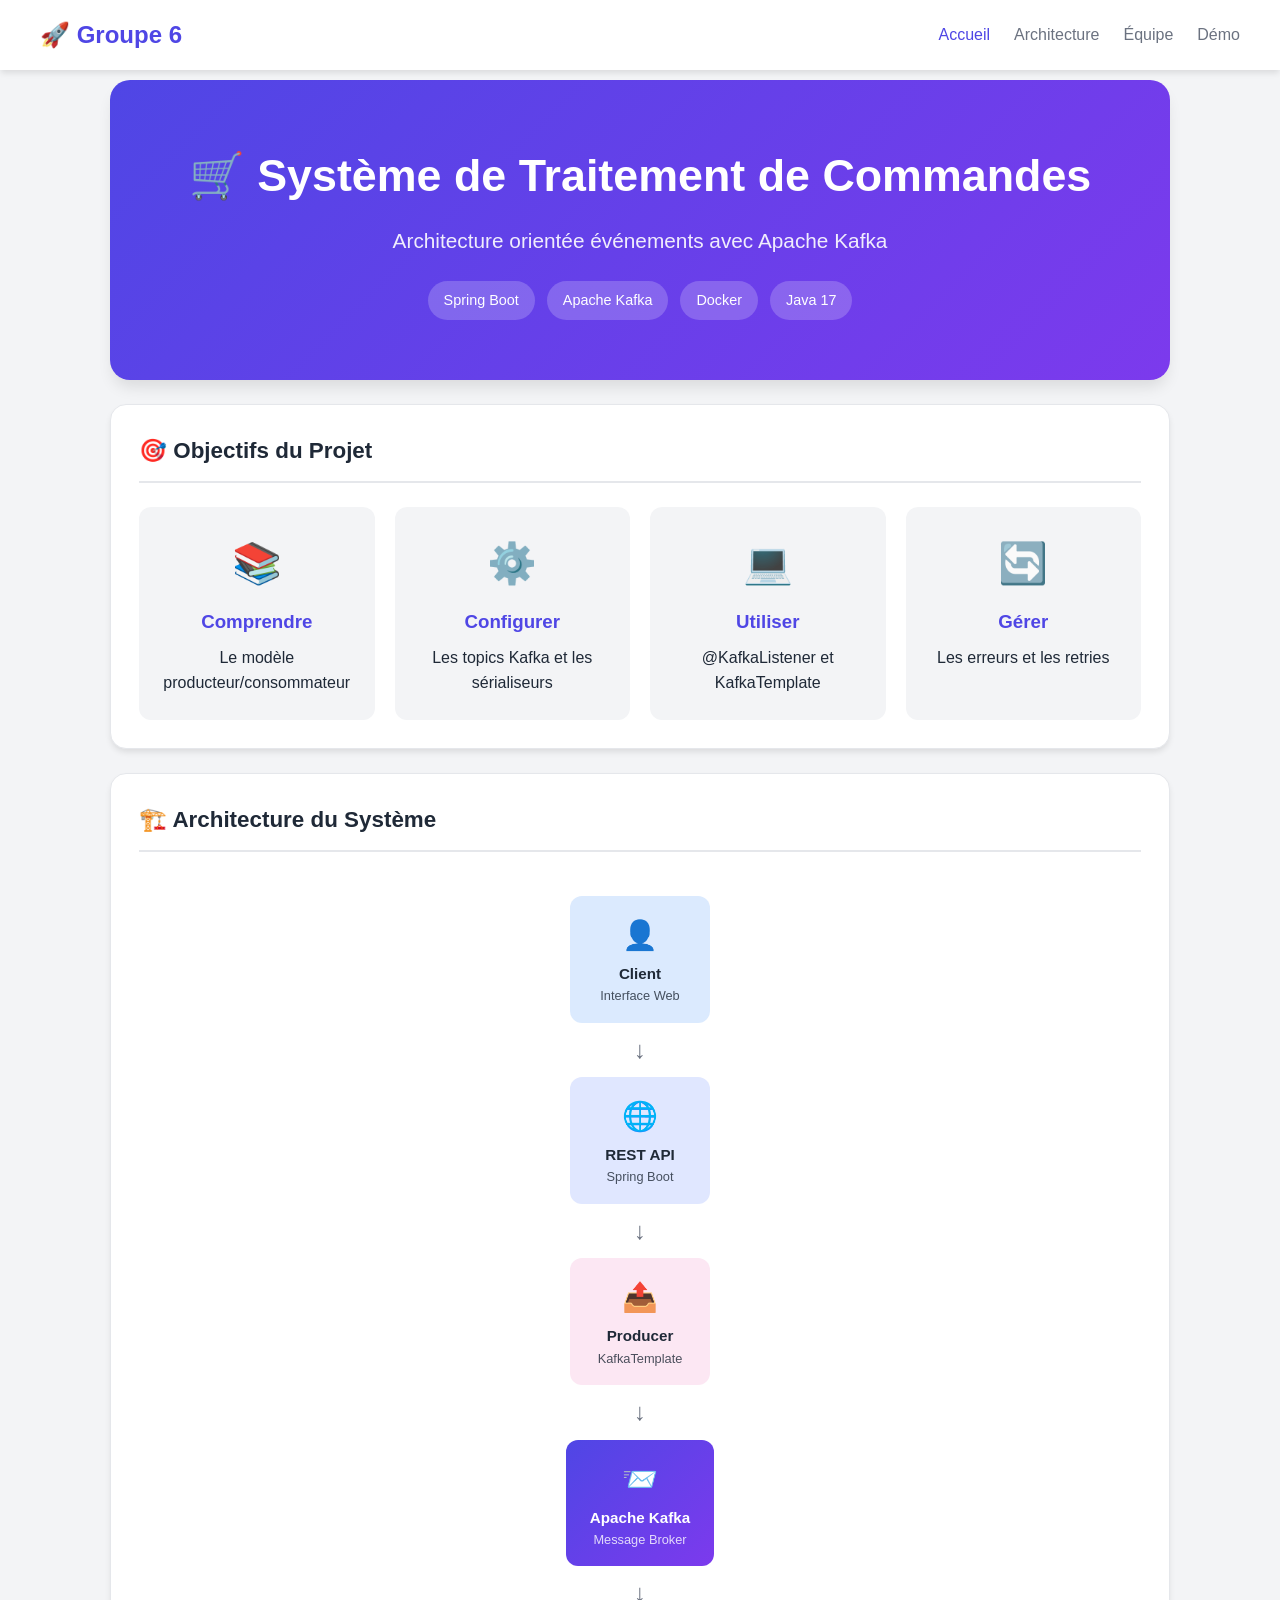
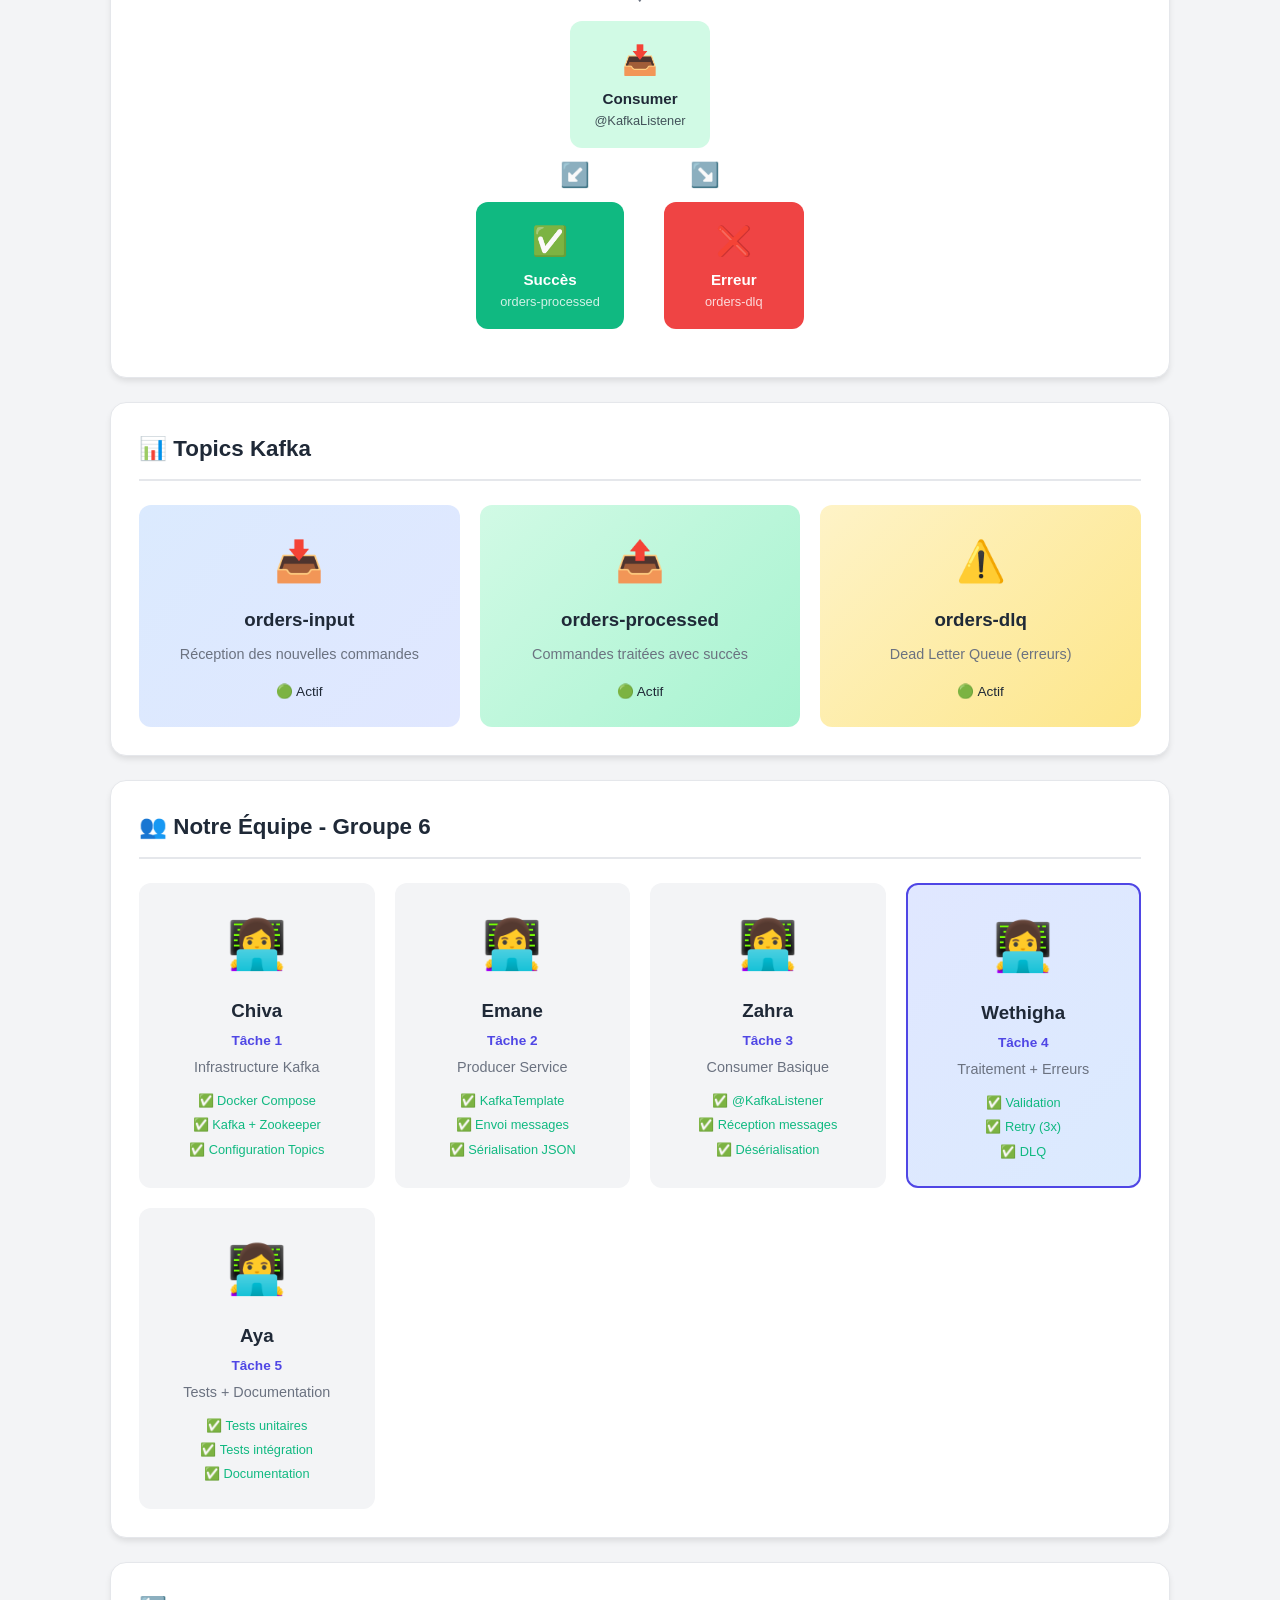
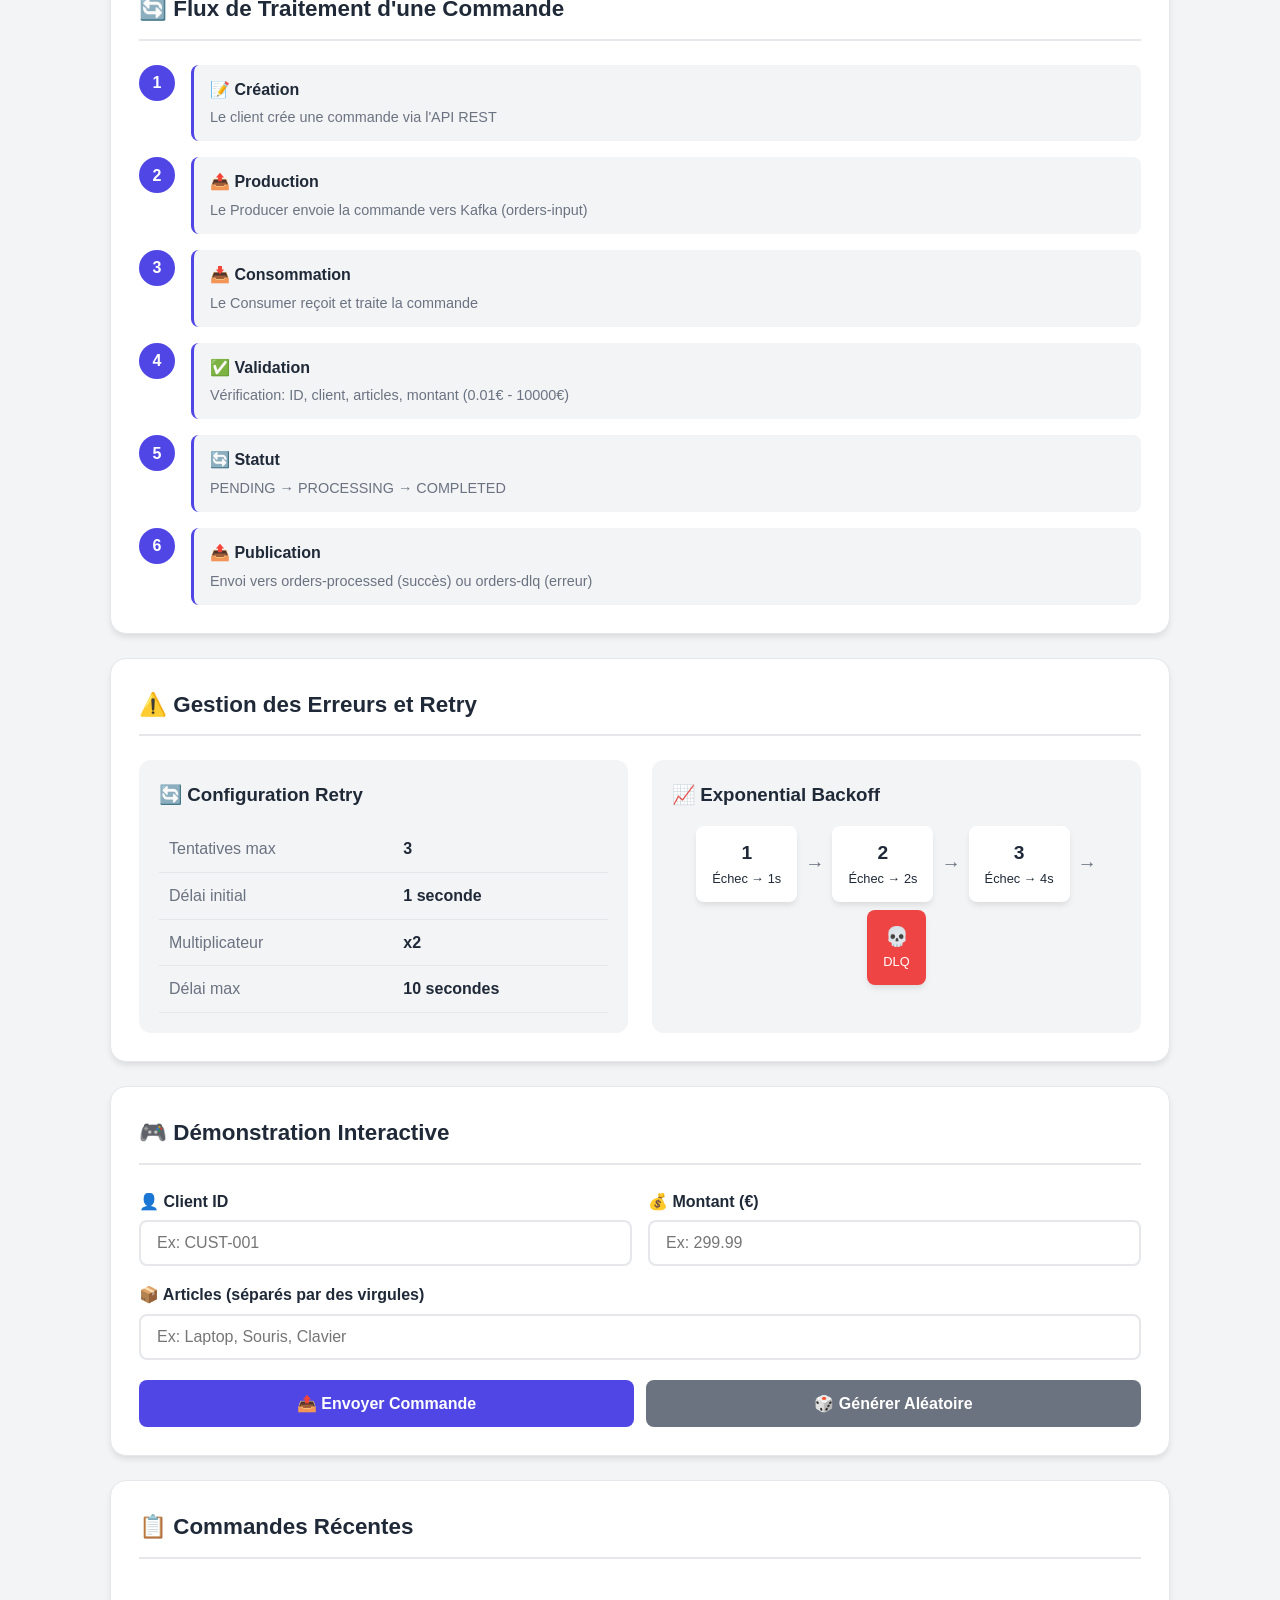
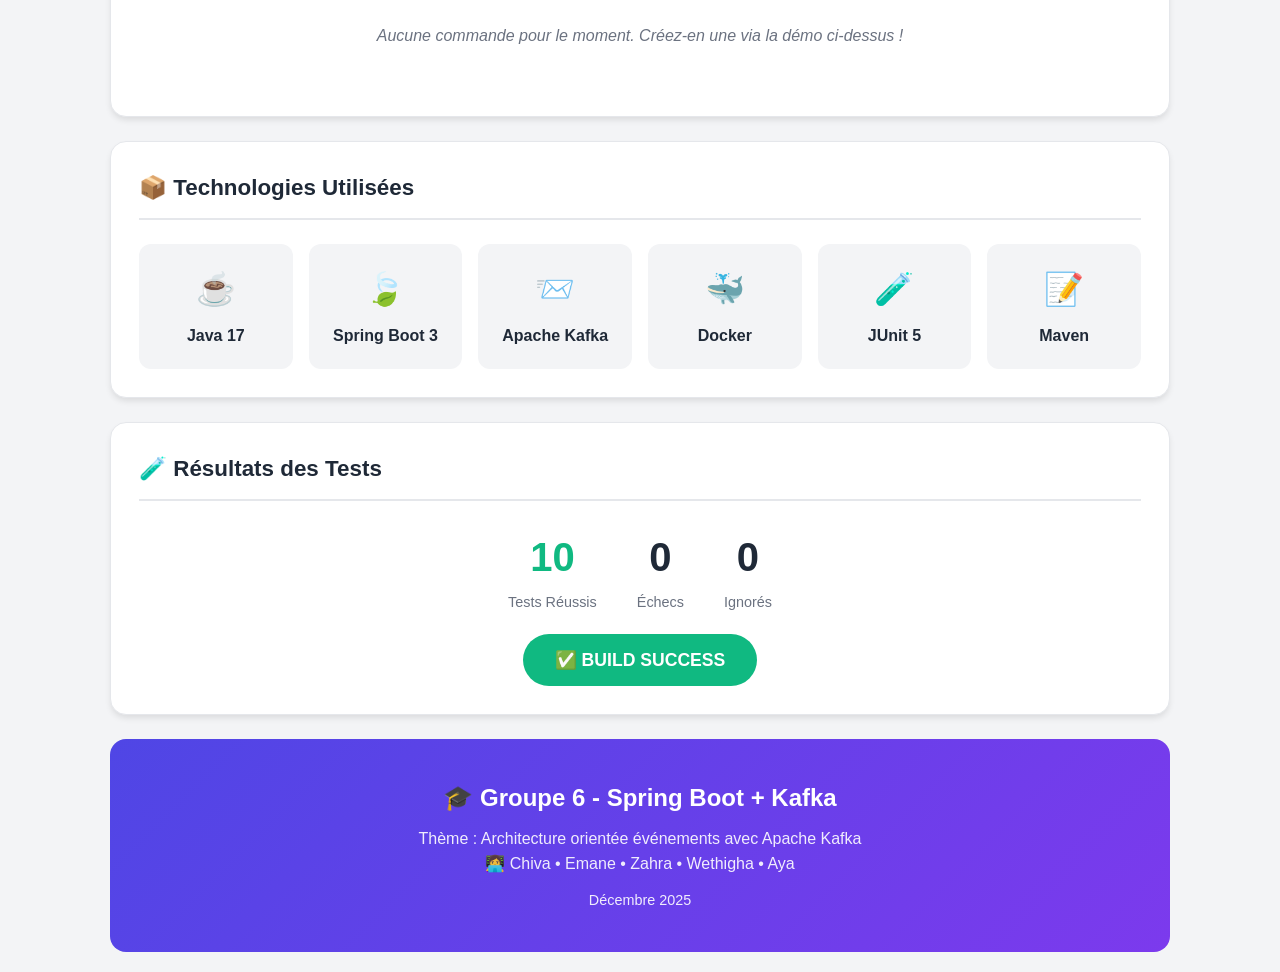
<file: order-system/src/main/resources/static/index.html>
<!DOCTYPE html>
<html lang="fr">
<head>
    <meta charset="UTF-8">
    <meta name="viewport" content="width=device-width, initial-scale=1.0">
    <title>🚀 Groupe 6 - Spring Boot + Kafka</title>
    <link rel="stylesheet" href="style.css">
</head>
<body>
    <!-- Navigation -->
    <nav class="navbar">
        <div class="nav-brand">🚀 Groupe 6</div>
        <div class="nav-links">
            <a href="#accueil" class="nav-link active">Accueil</a>
            <a href="#architecture" class="nav-link">Architecture</a>
            <a href="#equipe" class="nav-link">Équipe</a>
            <a href="#demo" class="nav-link">Démo</a>
        </div>
    </nav>

    <div class="container">
        <!-- Section Accueil -->
        <section id="accueil" class="hero">
            <div class="hero-content">
                <h1>🛒 Système de Traitement de Commandes</h1>
                <p class="hero-subtitle">Architecture orientée événements avec Apache Kafka</p>
                <div class="tech-badges">
                    <span class="badge">Spring Boot</span>
                    <span class="badge">Apache Kafka</span>
                    <span class="badge">Docker</span>
                    <span class="badge">Java 17</span>
                </div>
            </div>
        </section>

        <!-- Section Objectifs du Projet -->
        <section class="card">
            <h2>🎯 Objectifs du Projet</h2>
            <div class="objectives-grid">
                <div class="objective-item">
                    <span class="objective-icon">📚</span>
                    <h3>Comprendre</h3>
                    <p>Le modèle producteur/consommateur</p>
                </div>
                <div class="objective-item">
                    <span class="objective-icon">⚙️</span>
                    <h3>Configurer</h3>
                    <p>Les topics Kafka et les sérialiseurs</p>
                </div>
                <div class="objective-item">
                    <span class="objective-icon">💻</span>
                    <h3>Utiliser</h3>
                    <p>@KafkaListener et KafkaTemplate</p>
                </div>
                <div class="objective-item">
                    <span class="objective-icon">🔄</span>
                    <h3>Gérer</h3>
                    <p>Les erreurs et les retries</p>
                </div>
            </div>
        </section>

        <!-- Section Architecture -->
        <section id="architecture" class="card">
            <h2>🏗️ Architecture du Système</h2>
            <div class="architecture-diagram">
                <div class="arch-layer">
                    <div class="arch-box client">
                        <span class="arch-icon">👤</span>
                        <span class="arch-label">Client</span>
                        <span class="arch-desc">Interface Web</span>
                    </div>
                </div>
                <div class="arch-arrow">↓</div>
                <div class="arch-layer">
                    <div class="arch-box api">
                        <span class="arch-icon">🌐</span>
                        <span class="arch-label">REST API</span>
                        <span class="arch-desc">Spring Boot</span>
                    </div>
                </div>
                <div class="arch-arrow">↓</div>
                <div class="arch-layer">
                    <div class="arch-box producer">
                        <span class="arch-icon">📤</span>
                        <span class="arch-label">Producer</span>
                        <span class="arch-desc">KafkaTemplate</span>
                    </div>
                </div>
                <div class="arch-arrow">↓</div>
                <div class="arch-layer kafka-layer">
                    <div class="arch-box kafka">
                        <span class="arch-icon">📨</span>
                        <span class="arch-label">Apache Kafka</span>
                        <span class="arch-desc">Message Broker</span>
                    </div>
                </div>
                <div class="arch-arrow">↓</div>
                <div class="arch-layer">
                    <div class="arch-box consumer">
                        <span class="arch-icon">📥</span>
                        <span class="arch-label">Consumer</span>
                        <span class="arch-desc">@KafkaListener</span>
                    </div>
                </div>
                <div class="arch-arrow-split">
                    <span>↙️</span>
                    <span>↘️</span>
                </div>
                <div class="arch-layer split-layer">
                    <div class="arch-box success">
                        <span class="arch-icon">✅</span>
                        <span class="arch-label">Succès</span>
                        <span class="arch-desc">orders-processed</span>
                    </div>
                    <div class="arch-box error">
                        <span class="arch-icon">❌</span>
                        <span class="arch-label">Erreur</span>
                        <span class="arch-desc">orders-dlq</span>
                    </div>
                </div>
            </div>
        </section>

        <!-- Section Topics Kafka -->
        <section class="card">
            <h2>📊 Topics Kafka</h2>
            <div class="topics-grid">
                <div class="topic-card input">
                    <div class="topic-icon">📥</div>
                    <h3>orders-input</h3>
                    <p>Réception des nouvelles commandes</p>
                    <span class="topic-status">🟢 Actif</span>
                </div>
                <div class="topic-card processed">
                    <div class="topic-icon">📤</div>
                    <h3>orders-processed</h3>
                    <p>Commandes traitées avec succès</p>
                    <span class="topic-status">🟢 Actif</span>
                </div>
                <div class="topic-card dlq">
                    <div class="topic-icon">⚠️</div>
                    <h3>orders-dlq</h3>
                    <p>Dead Letter Queue (erreurs)</p>
                    <span class="topic-status">🟢 Actif</span>
                </div>
            </div>
        </section>

        <!-- Section Équipe -->
        <section id="equipe" class="card">
            <h2>👥 Notre Équipe - Groupe 6</h2>
            <div class="team-grid">
                <div class="team-member">
                    <div class="member-avatar">👩‍💻</div>
                    <h3>Chiva</h3>
                    <p class="member-role">Tâche 1</p>
                    <p class="member-task">Infrastructure Kafka</p>
                    <div class="member-items">
                        <span>✅ Docker Compose</span>
                        <span>✅ Kafka + Zookeeper</span>
                        <span>✅ Configuration Topics</span>
                    </div>
                </div>
                <div class="team-member">
                    <div class="member-avatar">👩‍💻</div>
                    <h3>Emane</h3>
                    <p class="member-role">Tâche 2</p>
                    <p class="member-task">Producer Service</p>
                    <div class="member-items">
                        <span>✅ KafkaTemplate</span>
                        <span>✅ Envoi messages</span>
                        <span>✅ Sérialisation JSON</span>
                    </div>
                </div>
                <div class="team-member">
                    <div class="member-avatar">👩‍💻</div>
                    <h3>Zahra</h3>
                    <p class="member-role">Tâche 3</p>
                    <p class="member-task">Consumer Basique</p>
                    <div class="member-items">
                        <span>✅ @KafkaListener</span>
                        <span>✅ Réception messages</span>
                        <span>✅ Désérialisation</span>
                    </div>
                </div>
                <div class="team-member highlight">
                    <div class="member-avatar">👩‍💻</div>
                    <h3>Wethigha</h3>
                    <p class="member-role">Tâche 4</p>
                    <p class="member-task">Traitement + Erreurs</p>
                    <div class="member-items">
                        <span>✅ Validation</span>
                        <span>✅ Retry (3x)</span>
                        <span>✅ DLQ</span>
                    </div>
                </div>
                <div class="team-member">
                    <div class="member-avatar">👩‍💻</div>
                    <h3>Aya</h3>
                    <p class="member-role">Tâche 5</p>
                    <p class="member-task">Tests + Documentation</p>
                    <div class="member-items">
                        <span>✅ Tests unitaires</span>
                        <span>✅ Tests intégration</span>
                        <span>✅ Documentation</span>
                    </div>
                </div>
            </div>
        </section>

        <!-- Section Flux de Traitement -->
        <section class="card">
            <h2>🔄 Flux de Traitement d'une Commande</h2>
            <div class="flow-timeline">
                <div class="flow-step-item">
                    <div class="flow-number">1</div>
                    <div class="flow-content">
                        <h4>📝 Création</h4>
                        <p>Le client crée une commande via l'API REST</p>
                    </div>
                </div>
                <div class="flow-step-item">
                    <div class="flow-number">2</div>
                    <div class="flow-content">
                        <h4>📤 Production</h4>
                        <p>Le Producer envoie la commande vers Kafka (orders-input)</p>
                    </div>
                </div>
                <div class="flow-step-item">
                    <div class="flow-number">3</div>
                    <div class="flow-content">
                        <h4>📥 Consommation</h4>
                        <p>Le Consumer reçoit et traite la commande</p>
                    </div>
                </div>
                <div class="flow-step-item">
                    <div class="flow-number">4</div>
                    <div class="flow-content">
                        <h4>✅ Validation</h4>
                        <p>Vérification: ID, client, articles, montant (0.01€ - 10000€)</p>
                    </div>
                </div>
                <div class="flow-step-item">
                    <div class="flow-number">5</div>
                    <div class="flow-content">
                        <h4>🔄 Statut</h4>
                        <p>PENDING → PROCESSING → COMPLETED</p>
                    </div>
                </div>
                <div class="flow-step-item">
                    <div class="flow-number">6</div>
                    <div class="flow-content">
                        <h4>📤 Publication</h4>
                        <p>Envoi vers orders-processed (succès) ou orders-dlq (erreur)</p>
                    </div>
                </div>
            </div>
        </section>

        <!-- Section Gestion des Erreurs -->
        <section class="card">
            <h2>⚠️ Gestion des Erreurs et Retry</h2>
            <div class="error-handling">
                <div class="retry-config">
                    <h3>🔄 Configuration Retry</h3>
                    <table class="config-table">
                        <tr>
                            <td>Tentatives max</td>
                            <td><strong>3</strong></td>
                        </tr>
                        <tr>
                            <td>Délai initial</td>
                            <td><strong>1 seconde</strong></td>
                        </tr>
                        <tr>
                            <td>Multiplicateur</td>
                            <td><strong>x2</strong></td>
                        </tr>
                        <tr>
                            <td>Délai max</td>
                            <td><strong>10 secondes</strong></td>
                        </tr>
                    </table>
                </div>
                <div class="retry-flow">
                    <h3>📈 Exponential Backoff</h3>
                    <div class="backoff-steps">
                        <div class="backoff-step">
                            <span class="step-num">1</span>
                            <span class="step-text">Échec → 1s</span>
                        </div>
                        <div class="backoff-arrow">→</div>
                        <div class="backoff-step">
                            <span class="step-num">2</span>
                            <span class="step-text">Échec → 2s</span>
                        </div>
                        <div class="backoff-arrow">→</div>
                        <div class="backoff-step">
                            <span class="step-num">3</span>
                            <span class="step-text">Échec → 4s</span>
                        </div>
                        <div class="backoff-arrow">→</div>
                        <div class="backoff-step dlq-step">
                            <span class="step-num">💀</span>
                            <span class="step-text">DLQ</span>
                        </div>
                    </div>
                </div>
            </div>
        </section>

        <!-- Section Démo -->
        <section id="demo" class="card">
            <h2>🎮 Démonstration Interactive</h2>
            <form id="orderForm">
                <div class="form-row">
                    <div class="form-group">
                        <label for="customerId">👤 Client ID</label>
                        <input type="text" id="customerId" placeholder="Ex: CUST-001" required>
                    </div>
                    <div class="form-group">
                        <label for="amount">💰 Montant (€)</label>
                        <input type="number" id="amount" step="0.01" min="0.01" max="10000" placeholder="Ex: 299.99" required>
                    </div>
                </div>
                <div class="form-group">
                    <label for="items">📦 Articles (séparés par des virgules)</label>
                    <input type="text" id="items" placeholder="Ex: Laptop, Souris, Clavier" required>
                </div>
                <div class="button-group">
                    <button type="submit" class="btn btn-primary">📤 Envoyer Commande</button>
                    <button type="button" id="generateBtn" class="btn btn-secondary">🎲 Générer Aléatoire</button>
                </div>
            </form>
        </section>

        <!-- Section Commandes -->
        <section class="card">
            <h2>📋 Commandes Récentes</h2>
            <div id="ordersContainer">
                <p class="empty-message">Aucune commande pour le moment. Créez-en une via la démo ci-dessus !</p>
            </div>
        </section>

        <!-- Section Technologies -->
        <section class="card">
            <h2>📦 Technologies Utilisées</h2>
            <div class="tech-grid">
                <div class="tech-item">
                    <span class="tech-icon">☕</span>
                    <span class="tech-name">Java 17</span>
                </div>
                <div class="tech-item">
                    <span class="tech-icon">🍃</span>
                    <span class="tech-name">Spring Boot 3</span>
                </div>
                <div class="tech-item">
                    <span class="tech-icon">📨</span>
                    <span class="tech-name">Apache Kafka</span>
                </div>
                <div class="tech-item">
                    <span class="tech-icon">🐳</span>
                    <span class="tech-name">Docker</span>
                </div>
                <div class="tech-item">
                    <span class="tech-icon">🧪</span>
                    <span class="tech-name">JUnit 5</span>
                </div>
                <div class="tech-item">
                    <span class="tech-icon">📝</span>
                    <span class="tech-name">Maven</span>
                </div>
            </div>
        </section>

        <!-- Section Tests -->
        <section class="card">
            <h2>🧪 Résultats des Tests</h2>
            <div class="test-results">
                <div class="test-summary">
                    <div class="test-stat success">
                        <span class="stat-number">10</span>
                        <span class="stat-label">Tests Réussis</span>
                    </div>
                    <div class="test-stat">
                        <span class="stat-number">0</span>
                        <span class="stat-label">Échecs</span>
                    </div>
                    <div class="test-stat">
                        <span class="stat-number">0</span>
                        <span class="stat-label">Ignorés</span>
                    </div>
                </div>
                <div class="test-badge">
                    ✅ BUILD SUCCESS
                </div>
            </div>
        </section>

        <!-- Footer -->
        <footer class="footer">
            <div class="footer-content">
                <h3>🎓 Groupe 6 - Spring Boot + Kafka</h3>
                <p>Thème : Architecture orientée événements avec Apache Kafka</p>
                <p>👩‍💻 Chiva • Emane • Zahra • Wethigha • Aya</p>
                <p class="footer-date">Décembre 2025</p>
            </div>
        </footer>
    </div>

    <!-- Toast Notification -->
    <div id="toast" class="toast"></div>

    <script src="app.js"></script>
</body>
</html>
</file>
<file: order-system/src/main/resources/static/style.css>
/* Reset et Variables */
* {
    margin: 0;
    padding: 0;
    box-sizing: border-box;
}

:root {
    --primary-color: #4f46e5;
    --primary-hover: #4338ca;
    --secondary-color: #6b7280;
    --success-color: #10b981;
    --warning-color: #f59e0b;
    --error-color: #ef4444;
    --background: #f3f4f6;
    --card-bg: #ffffff;
    --text-primary: #1f2937;
    --text-secondary: #6b7280;
    --border-color: #e5e7eb;
    --shadow: 0 4px 6px -1px rgba(0, 0, 0, 0.1);
    --shadow-lg: 0 10px 15px -3px rgba(0, 0, 0, 0.1);
}

html {
    scroll-behavior: smooth;
}

body {
    font-family: 'Segoe UI', Tahoma, Geneva, Verdana, sans-serif;
    background: var(--background);
    color: var(--text-primary);
    line-height: 1.6;
    min-height: 100vh;
}

/* Navbar */
.navbar {
    position: fixed;
    top: 0;
    left: 0;
    right: 0;
    background: rgba(255, 255, 255, 0.95);
    backdrop-filter: blur(10px);
    padding: 16px 40px;
    display: flex;
    justify-content: space-between;
    align-items: center;
    box-shadow: var(--shadow);
    z-index: 1000;
}

.nav-brand {
    font-size: 1.5rem;
    font-weight: 700;
    color: var(--primary-color);
}

.nav-links {
    display: flex;
    gap: 24px;
}

.nav-link {
    text-decoration: none;
    color: var(--text-secondary);
    font-weight: 500;
    transition: color 0.2s;
}

.nav-link:hover, .nav-link.active {
    color: var(--primary-color);
}

/* Container */
.container {
    max-width: 1100px;
    margin: 0 auto;
    padding: 80px 20px 20px;
}

/* Hero Section */
.hero {
    text-align: center;
    padding: 60px 20px;
    background: linear-gradient(135deg, var(--primary-color), #7c3aed);
    color: white;
    border-radius: 20px;
    margin-bottom: 24px;
    box-shadow: var(--shadow-lg);
}

.hero h1 {
    font-size: 2.8rem;
    margin-bottom: 12px;
}

.hero-subtitle {
    font-size: 1.3rem;
    opacity: 0.9;
    margin-bottom: 24px;
}

.tech-badges {
    display: flex;
    gap: 12px;
    justify-content: center;
    flex-wrap: wrap;
}

.badge {
    background: rgba(255, 255, 255, 0.2);
    padding: 8px 16px;
    border-radius: 20px;
    font-size: 0.9rem;
    font-weight: 500;
}

/* Cards */
.card {
    background: var(--card-bg);
    border-radius: 16px;
    padding: 28px;
    margin-bottom: 24px;
    box-shadow: var(--shadow);
    border: 1px solid var(--border-color);
}

.card h2 {
    font-size: 1.4rem;
    margin-bottom: 24px;
    color: var(--text-primary);
    padding-bottom: 12px;
    border-bottom: 2px solid var(--border-color);
}

/* Objectives Grid */
.objectives-grid {
    display: grid;
    grid-template-columns: repeat(auto-fit, minmax(200px, 1fr));
    gap: 20px;
}

.objective-item {
    text-align: center;
    padding: 24px;
    background: var(--background);
    border-radius: 12px;
    transition: transform 0.2s;
}

.objective-item:hover {
    transform: translateY(-4px);
}

.objective-icon {
    font-size: 2.5rem;
    display: block;
    margin-bottom: 12px;
}

.objective-item h3 {
    color: var(--primary-color);
    margin-bottom: 8px;
}

/* Architecture Diagram */
.architecture-diagram {
    display: flex;
    flex-direction: column;
    align-items: center;
    gap: 8px;
    padding: 20px;
}

.arch-layer {
    display: flex;
    gap: 20px;
}

.arch-box {
    display: flex;
    flex-direction: column;
    align-items: center;
    padding: 16px 24px;
    border-radius: 12px;
    min-width: 140px;
    text-align: center;
    transition: transform 0.2s;
}

.arch-box:hover {
    transform: scale(1.05);
}

.arch-box.client { background: #dbeafe; }
.arch-box.api { background: #e0e7ff; }
.arch-box.producer { background: #fce7f3; }
.arch-box.kafka { background: linear-gradient(135deg, var(--primary-color), #7c3aed); color: white; }
.arch-box.consumer { background: #d1fae5; }
.arch-box.success { background: var(--success-color); color: white; }
.arch-box.error { background: var(--error-color); color: white; }

.arch-icon { font-size: 1.8rem; margin-bottom: 4px; }
.arch-label { font-weight: 600; font-size: 0.95rem; }
.arch-desc { font-size: 0.8rem; opacity: 0.8; }

.arch-arrow { font-size: 1.5rem; color: var(--text-secondary); }

.arch-arrow-split {
    display: flex;
    gap: 100px;
    font-size: 1.5rem;
    color: var(--text-secondary);
}

.split-layer { gap: 40px; }

/* Topics Grid */
.topics-grid {
    display: grid;
    grid-template-columns: repeat(auto-fit, minmax(250px, 1fr));
    gap: 20px;
}

.topic-card {
    padding: 24px;
    border-radius: 12px;
    text-align: center;
    transition: transform 0.2s;
}

.topic-card:hover { transform: translateY(-4px); }
.topic-card.input { background: linear-gradient(135deg, #dbeafe, #e0e7ff); }
.topic-card.processed { background: linear-gradient(135deg, #d1fae5, #a7f3d0); }
.topic-card.dlq { background: linear-gradient(135deg, #fef3c7, #fde68a); }

.topic-icon { font-size: 2.5rem; display: block; margin-bottom: 12px; }
.topic-card h3 { color: var(--text-primary); margin-bottom: 8px; }
.topic-card p { color: var(--text-secondary); font-size: 0.9rem; margin-bottom: 12px; }
.topic-status { font-size: 0.85rem; font-weight: 500; }

/* Team Grid */
.team-grid {
    display: grid;
    grid-template-columns: repeat(auto-fit, minmax(200px, 1fr));
    gap: 20px;
}

.team-member {
    background: var(--background);
    border-radius: 12px;
    padding: 24px;
    text-align: center;
    transition: transform 0.2s, box-shadow 0.2s;
}

.team-member:hover {
    transform: translateY(-4px);
    box-shadow: var(--shadow-lg);
}

.team-member.highlight {
    background: linear-gradient(135deg, #e0e7ff, #dbeafe);
    border: 2px solid var(--primary-color);
}

.member-avatar {
    font-size: 3rem;
    margin-bottom: 12px;
}

.team-member h3 {
    color: var(--text-primary);
    margin-bottom: 4px;
}

.member-role {
    color: var(--primary-color);
    font-weight: 600;
    font-size: 0.85rem;
    margin-bottom: 4px;
}

.member-task {
    color: var(--text-secondary);
    font-size: 0.9rem;
    margin-bottom: 12px;
}

.member-items {
    display: flex;
    flex-direction: column;
    gap: 4px;
    font-size: 0.8rem;
    color: var(--success-color);
}

/* Flow Timeline */
.flow-timeline {
    display: flex;
    flex-direction: column;
    gap: 16px;
}

.flow-step-item {
    display: flex;
    align-items: flex-start;
    gap: 16px;
}

.flow-number {
    width: 36px;
    height: 36px;
    background: var(--primary-color);
    color: white;
    border-radius: 50%;
    display: flex;
    align-items: center;
    justify-content: center;
    font-weight: 700;
    flex-shrink: 0;
}

.flow-content {
    flex: 1;
    padding: 12px 16px;
    background: var(--background);
    border-radius: 8px;
    border-left: 3px solid var(--primary-color);
}

.flow-content h4 { color: var(--text-primary); margin-bottom: 4px; }
.flow-content p { color: var(--text-secondary); font-size: 0.9rem; }

/* Error Handling */
.error-handling {
    display: grid;
    grid-template-columns: repeat(auto-fit, minmax(300px, 1fr));
    gap: 24px;
}

.retry-config, .retry-flow {
    background: var(--background);
    padding: 20px;
    border-radius: 12px;
}

.retry-config h3, .retry-flow h3 {
    margin-bottom: 16px;
    color: var(--text-primary);
}

.config-table {
    width: 100%;
    border-collapse: collapse;
}

.config-table td {
    padding: 10px;
    border-bottom: 1px solid var(--border-color);
}

.config-table td:first-child { color: var(--text-secondary); }

.backoff-steps {
    display: flex;
    align-items: center;
    gap: 8px;
    flex-wrap: wrap;
    justify-content: center;
}

.backoff-step {
    display: flex;
    flex-direction: column;
    align-items: center;
    padding: 12px 16px;
    background: white;
    border-radius: 8px;
    box-shadow: var(--shadow);
}

.backoff-step.dlq-step { background: var(--error-color); color: white; }
.step-num { font-weight: 700; font-size: 1.2rem; }
.step-text { font-size: 0.8rem; }
.backoff-arrow { font-size: 1.2rem; color: var(--text-secondary); }

/* Form */
.form-row {
    display: grid;
    grid-template-columns: repeat(auto-fit, minmax(200px, 1fr));
    gap: 16px;
}

.form-group {
    margin-bottom: 16px;
}

.form-group label {
    display: block;
    margin-bottom: 6px;
    font-weight: 600;
    color: var(--text-primary);
}

.form-group input {
    width: 100%;
    padding: 12px 16px;
    border: 2px solid var(--border-color);
    border-radius: 8px;
    font-size: 1rem;
    transition: border-color 0.2s, box-shadow 0.2s;
}

.form-group input:focus {
    outline: none;
    border-color: var(--primary-color);
    box-shadow: 0 0 0 3px rgba(79, 70, 229, 0.1);
}

/* Buttons */
.button-group {
    display: flex;
    gap: 12px;
    margin-top: 20px;
}

.btn {
    flex: 1;
    padding: 14px 24px;
    border: none;
    border-radius: 8px;
    font-size: 1rem;
    font-weight: 600;
    cursor: pointer;
    transition: all 0.2s;
    display: flex;
    align-items: center;
    justify-content: center;
    gap: 8px;
}

.btn-primary {
    background: var(--primary-color);
    color: white;
}

.btn-primary:hover {
    background: var(--primary-hover);
    transform: translateY(-2px);
}

.btn-secondary {
    background: var(--secondary-color);
    color: white;
}

.btn-secondary:hover {
    background: #5b6270;
    transform: translateY(-2px);
}

/* Orders Container */
#ordersContainer {
    max-height: 400px;
    overflow-y: auto;
}

.empty-message {
    text-align: center;
    color: var(--text-secondary);
    padding: 40px;
    font-style: italic;
}

/* Order Card */
.order-card {
    background: var(--background);
    border-radius: 10px;
    padding: 16px;
    margin-bottom: 12px;
    border-left: 4px solid var(--primary-color);
    animation: slideIn 0.3s ease;
}

@keyframes slideIn {
    from { opacity: 0; transform: translateX(-20px); }
    to { opacity: 1; transform: translateX(0); }
}

.order-header {
    display: flex;
    justify-content: space-between;
    align-items: center;
    margin-bottom: 12px;
}

.order-id { font-weight: 700; color: var(--primary-color); font-size: 0.9rem; }

.order-status {
    padding: 4px 12px;
    border-radius: 20px;
    font-size: 0.8rem;
    font-weight: 600;
}

.status-pending { background: #fef3c7; color: #92400e; }
.status-processing { background: #dbeafe; color: #1e40af; animation: pulse 1.5s ease-in-out infinite; }
.status-completed { background: #d1fae5; color: #065f46; }
.status-failed { background: #fee2e2; color: #991b1b; }

.order-details {
    display: grid;
    grid-template-columns: repeat(2, 1fr);
    gap: 8px;
    font-size: 0.9rem;
}

.order-detail { display: flex; gap: 6px; }
.order-detail-label { color: var(--text-secondary); }
.order-detail-value { font-weight: 500; }

/* Tech Grid */
.tech-grid {
    display: grid;
    grid-template-columns: repeat(auto-fit, minmax(140px, 1fr));
    gap: 16px;
}

.tech-item {
    display: flex;
    flex-direction: column;
    align-items: center;
    padding: 20px;
    background: var(--background);
    border-radius: 12px;
    transition: transform 0.2s;
}

.tech-item:hover { transform: translateY(-4px); }
.tech-icon { font-size: 2rem; margin-bottom: 8px; }
.tech-name { font-weight: 600; color: var(--text-primary); }

/* Test Results */
.test-results { text-align: center; }

.test-summary {
    display: flex;
    justify-content: center;
    gap: 40px;
    margin-bottom: 20px;
}

.test-stat { text-align: center; }
.stat-number { display: block; font-size: 2.5rem; font-weight: 700; color: var(--text-primary); }
.test-stat.success .stat-number { color: var(--success-color); }
.stat-label { color: var(--text-secondary); font-size: 0.9rem; }

.test-badge {
    display: inline-block;
    background: var(--success-color);
    color: white;
    padding: 12px 32px;
    border-radius: 30px;
    font-weight: 700;
    font-size: 1.1rem;
}

/* Footer */
.footer {
    text-align: center;
    padding: 40px 20px;
    background: linear-gradient(135deg, var(--primary-color), #7c3aed);
    color: white;
    border-radius: 16px;
    margin-top: 24px;
}

.footer h3 { font-size: 1.5rem; margin-bottom: 8px; }
.footer p { opacity: 0.9; }
.footer-date { margin-top: 12px; font-size: 0.9rem; }

/* Toast */
.toast {
    position: fixed;
    bottom: 20px;
    right: 20px;
    padding: 16px 24px;
    border-radius: 10px;
    color: white;
    font-weight: 500;
    box-shadow: var(--shadow-lg);
    transform: translateX(400px);
    transition: transform 0.3s ease;
    z-index: 1000;
}

.toast.show { transform: translateX(0); }
.toast.success { background: var(--success-color); }
.toast.error { background: var(--error-color); }
.toast.info { background: var(--primary-color); }

/* Loading */
.loading {
    display: inline-block;
    width: 20px;
    height: 20px;
    border: 3px solid rgba(255,255,255,.3);
    border-radius: 50%;
    border-top-color: white;
    animation: spin 1s ease-in-out infinite;
}

@keyframes spin { to { transform: rotate(360deg); } }
@keyframes pulse { 0%, 100% { opacity: 1; } 50% { opacity: 0.5; } }

/* Responsive */
@media (max-width: 768px) {
    .navbar { padding: 12px 20px; }
    .nav-links { display: none; }
    .hero h1 { font-size: 1.8rem; }
    .hero-subtitle { font-size: 1rem; }
    .button-group { flex-direction: column; }
    .arch-arrow-split { gap: 40px; }
    .order-details { grid-template-columns: 1fr; }
    .test-summary { flex-direction: column; gap: 20px; }
}
</file>
